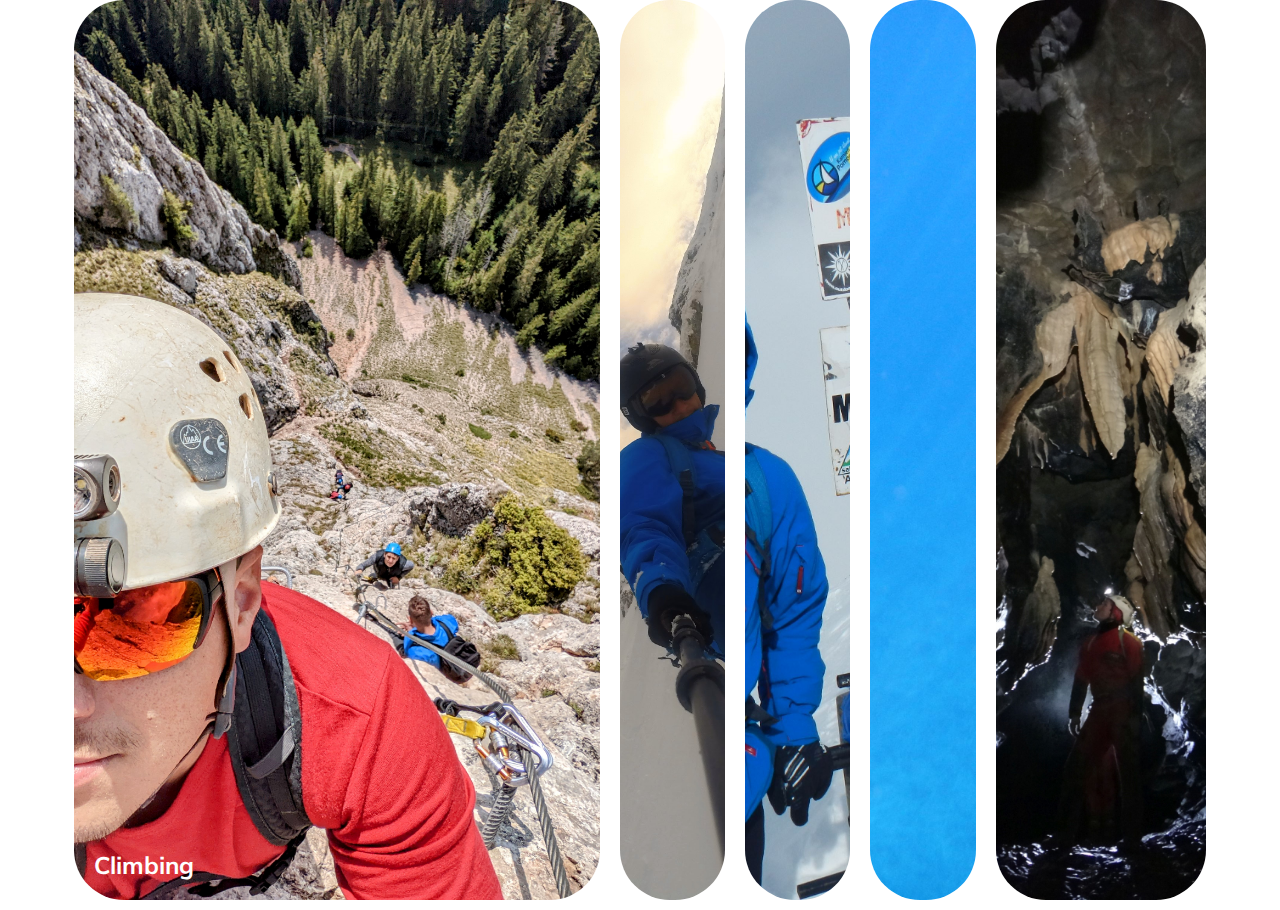
<file: 01.expanding-cards/index.html>
<!DOCTYPE html>
<html lang="en">
  <head>
    <meta charset="UTF-8" />
    <meta http-equiv="X-UA-Compatible" content="IE=edge" />
    <meta name="viewport" content="width=device-width, initial-scale=1.0" />
    <link rel="stylesheet" href="style.css" />
    <title>My First Project</title>
  </head>
  <body>
    <div class="container">
      <div
        class="panel active"
        style="background-image: url('images/climbing.jpg')">
        <h3>Climbing</h3>
      </div>
      <div
        class="panel"
        style="background-image: url('images/snowboarding.jpg')">
        <h3>Snowboarding</h3>
      </div>
      <div class="panel" style="background-image: url('images/hiking.jpg')">
        <h3>Hiking</h3>
      </div>
      <div class="panel" style="background-image: url('images/freediving.jpg')">
        <h3>Freediving</h3>
      </div>
      <div class="panel" style="background-image: url('images/caving.jpg')">
        <h3>Caving</h3>
      </div>
    </div>
    <script src="script.js"></script>
  </body>
</html>
</file>
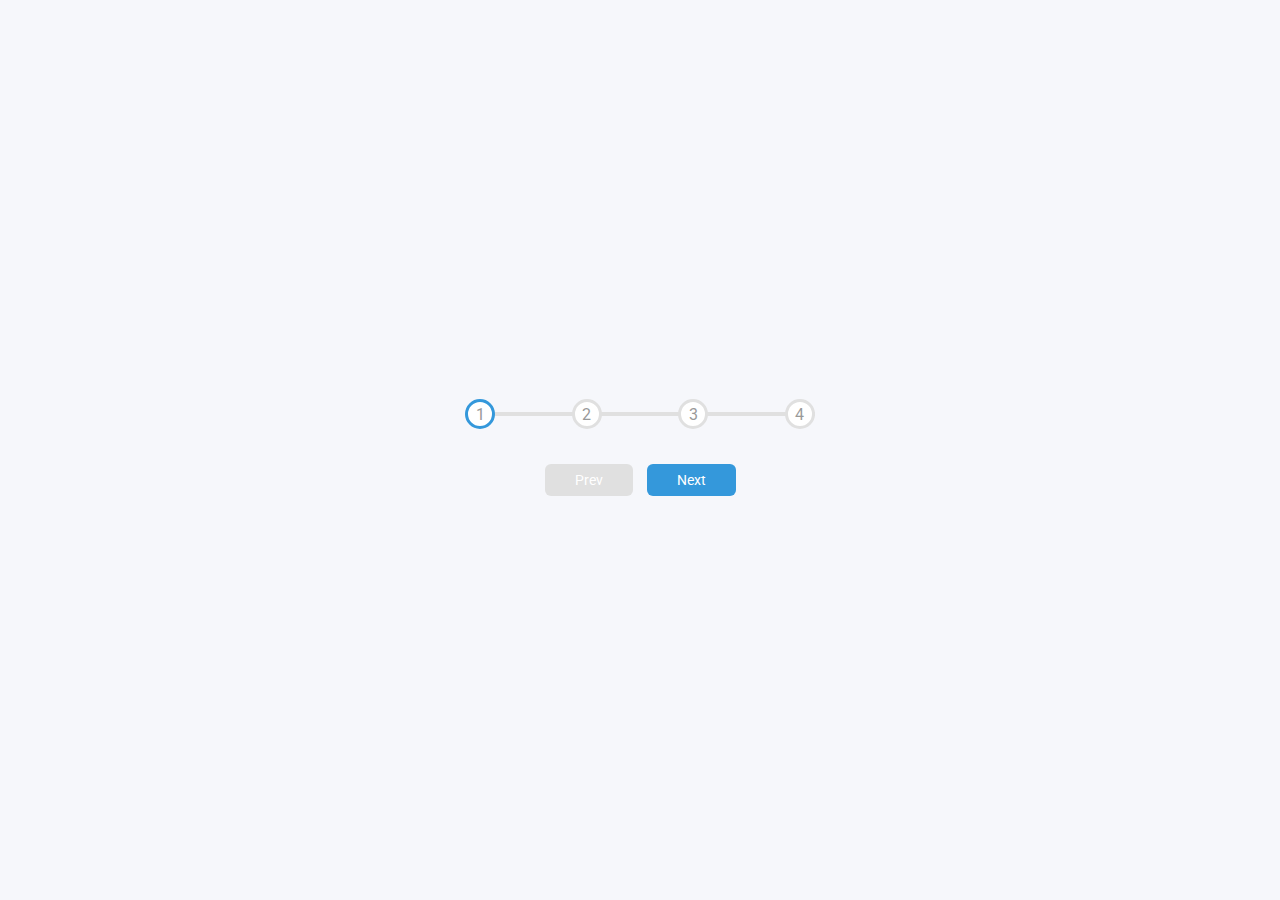
<file: 02.progress-steps/index.html>
<!DOCTYPE html>
<html lang="en">
   <head>
      <meta charset="UTF-8" />
      <meta http-equiv="X-UA-Compatible" content="IE=edge" />
      <meta name="viewport" content="width=device-width, initial-scale=1.0" />
      <!-- <link
      rel="stylesheet"
      href="https://cdnjs.cloudflare.com/ajax/libs/font-awesome/6.2.1/css/all.min.css"
      integrity="sha512-MV7K8+y+gLIBoVD59lQIYicR65iaqukzvf/nwasF0nqhPay5w/9lJmVM2hMDcnK1OnMGCdVK+iQrJ7lzPJQd1w=="
      crossorigin="anonymous"
      referrerpolicy="no-referrer" /> -->
      <link rel="stylesheet" href="style.css" />
      <title>Progress Steps</title>
   </head>
   <body>
      <div class="container">
         <div class="progress-container">
            <div class="progress" id="progress"></div>
            <div class="circle active">1</div>
            <div class="circle">2</div>
            <div class="circle">3</div>
            <div class="circle">4</div>
         </div>
         <button class="btn" id="prev" disabled>Prev</button>
         <button class="btn" id="next">Next</button>
      </div>
      <script src="script.js"></script>
   </body>
</html>
</file>
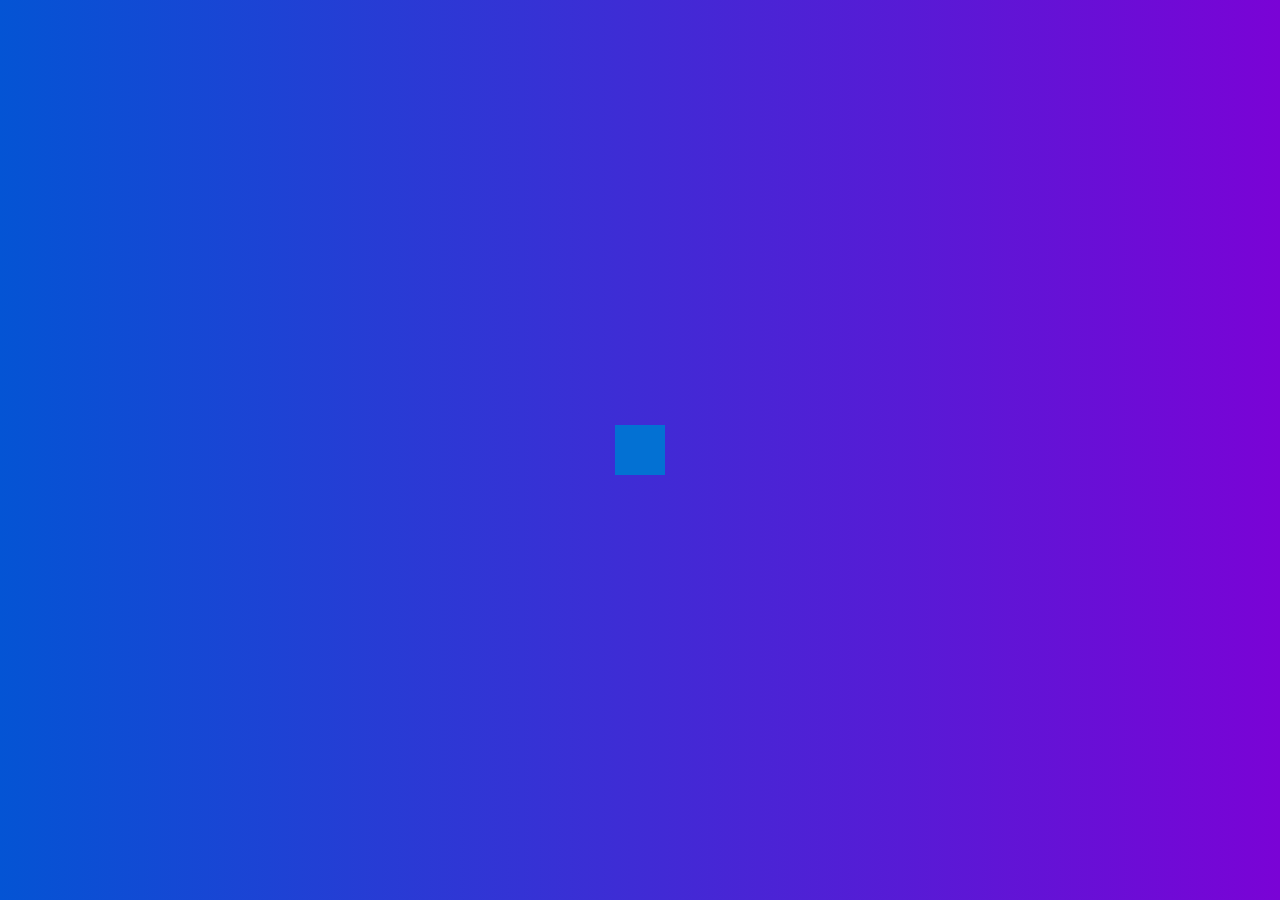
<file: 04.hidden-search/index.html>
<!DOCTYPE html>
<html lang="en">
   <head>
      <meta charset="UTF-8" />
      <meta name="viewport" content="width=device-width, initial-scale=1.0" />
      <link
         rel="stylesheet"
         href="https://cdnjs.cloudflare.com/ajax/libs/font-awesome/5.14.0/css/all.min.css"
         integrity="sha512-1PKOgIY59xJ8Co8+NE6FZ+LOAZKjy+KY8iq0G4B3CyeY6wYHN3yt9PW0XpSriVlkMXe40PTKnXrLnZ9+fkDaog=="
         crossorigin="anonymous" />
      <link rel="stylesheet" href="style.css" />
      <title>Hidden Search</title>
   </head>
   <body>
      <div class="search">
         <input type="text" class="input" placeholder="Search..." />
         <button class="btn">
            <i class="fas fa-search"></i>
         </button>
      </div>
      <script src="script.js"></script>
   </body>
</html>
</file>
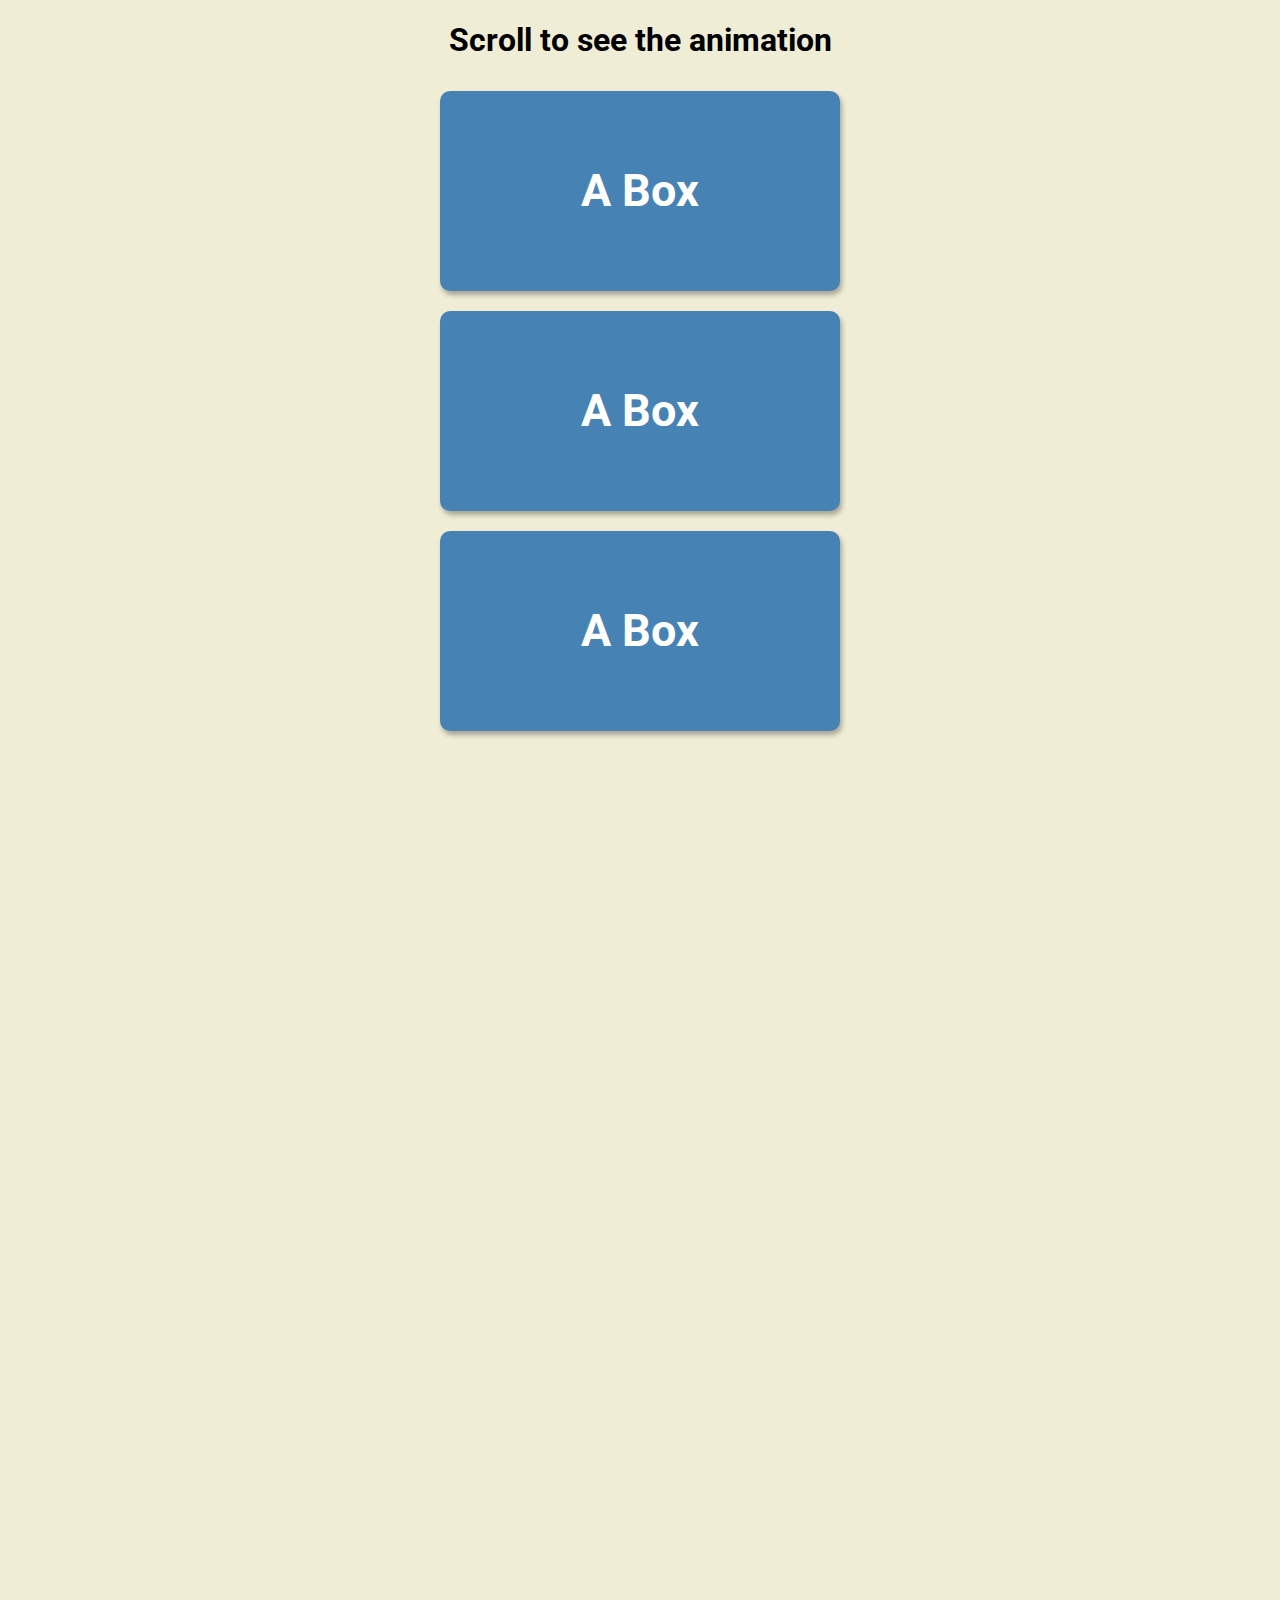
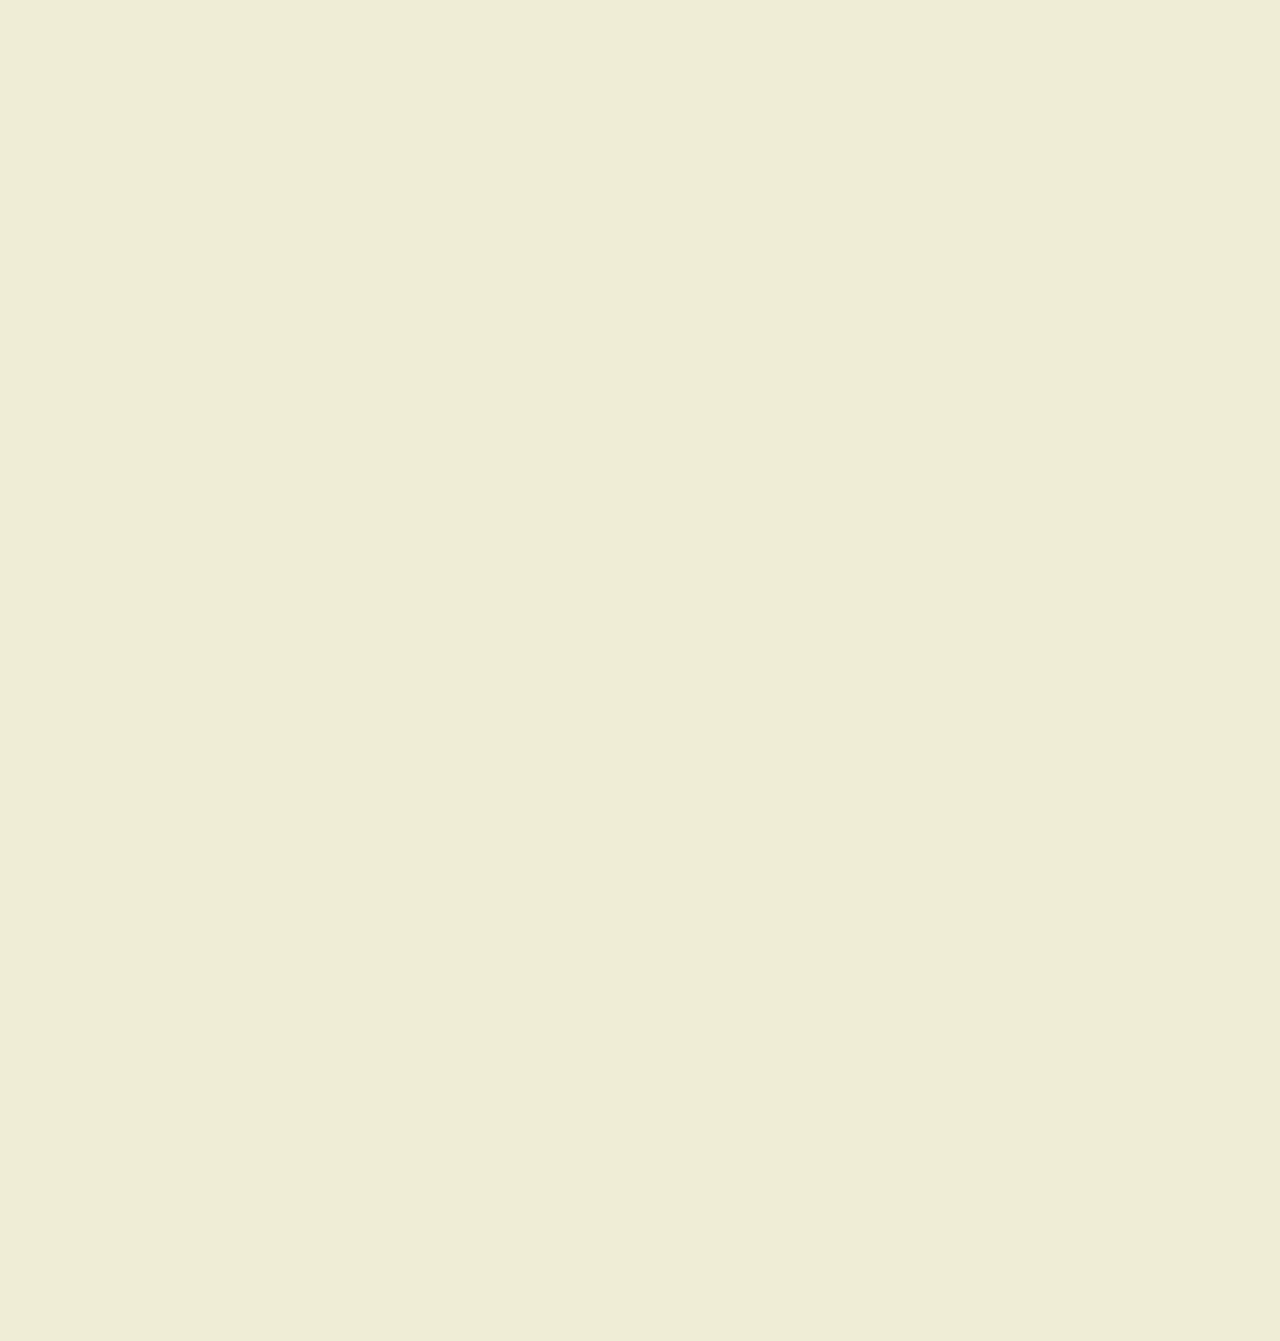
<file: 06.scroll-animation/index.html>
<!DOCTYPE html>
<html lang="en">
<head>
    <meta charset="UTF-8">
    <meta http-equiv="X-UA-Compatible" content="IE=edge">
    <meta name="viewport" content="width=device-width, initial-scale=1.0">
    <title>Scroll Animation</title>
    <link rel="stylesheet" href="./style.css">
</head>
<body>
    <h1>Scroll to see the animation</h1>
    <div class="box"><h2>A Box</h2></div>
    <div class="box"><h2>A Box</h2></div>
    <div class="box"><h2>A Box</h2></div>
    <div class="box"><h2>A Box</h2></div>
    <div class="box"><h2>A Box</h2></div>
    <div class="box"><h2>A Box</h2></div>
    <div class="box"><h2>A Box</h2></div>
    <div class="box"><h2>A Box</h2></div>
    <div class="box"><h2>A Box</h2></div>
    <div class="box"><h2>A Box</h2></div>
    <div class="box"><h2>A Box</h2></div>
    <div class="box"><h2>A Box</h2></div>
    <div class="box"><h2>A Box</h2></div>
    <script src="./script.js"></script>
</body>
</html>
</file>
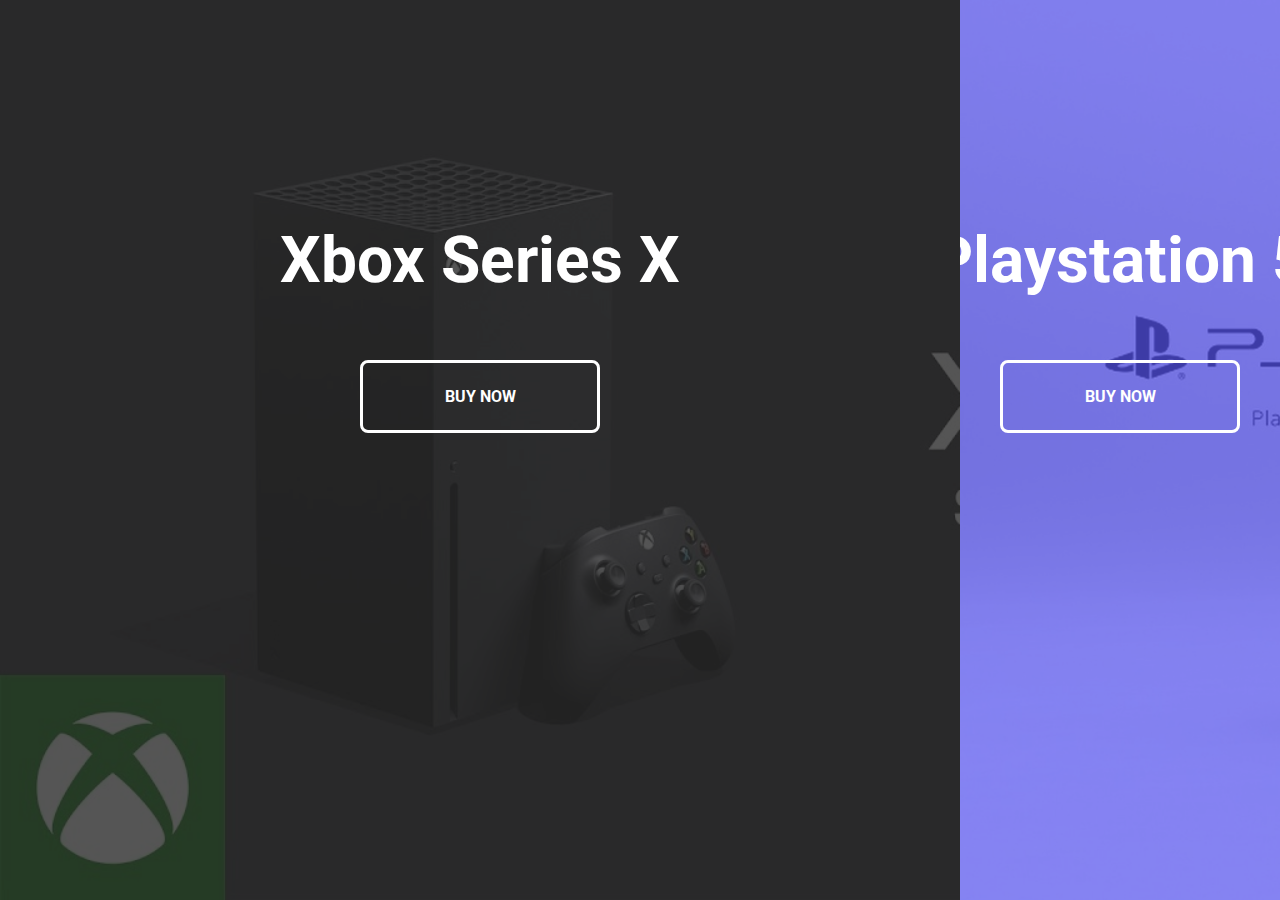
<file: 07.split-landing-pages/index.html>
<!DOCTYPE html>
<html lang="en">
   <head>
      <meta charset="UTF-8" />
      <meta http-equiv="X-UA-Compatible" content="IE=edge" />
      <meta name="viewport" content="width=device-width, initial-scale=1.0" />
      <title>Split Landing Pager</title>
      <link rel="stylesheet" href="./style.css" />
   </head>
   <body>
      <div class="container hover-left">
        <div class="split left">
          <h1>Xbox Series X</h1>  
          <a href="https://www.emag.ro/console-hardware/brand/microsoft/filter/platforma-f7609,xbox-series-x-v-9232347/c?ref=lst_leftbar_7609_-9232347" class="btn">Buy Now</a>
        </div>
        <div class="split right">
            <h1>Playstation 5</h1>  
            <a href="https://www.emag.ro/console-hardware/brand/sony/filter/platforma-f7609,playstation-5-digital-edition-v-9229766/platforma-f7609,playstation-5-v-9229668/c?ref=lst_leftbar_7609_-9229766" class="btn">Buy Now</a>
          </div>
      </div>

      <script src="./script.js"></script>
   </body>
</html>
</file>
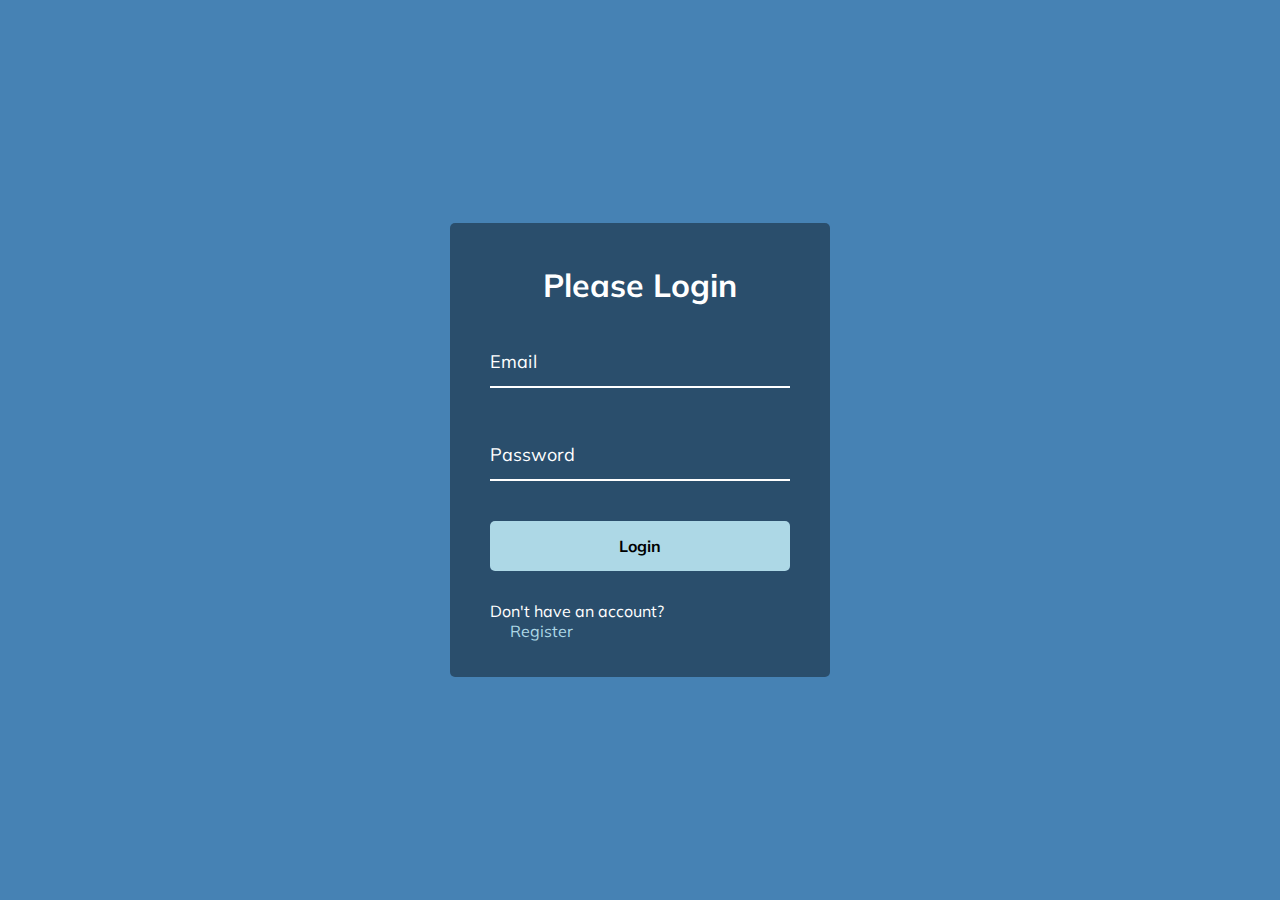
<file: 08.form-input-wave/index.html>
<!DOCTYPE html>
<html lang="en">
<head>
    <meta charset="UTF-8">
    <meta http-equiv="X-UA-Compatible" content="IE=edge">
    <meta name="viewport" content="width=device-width, initial-scale=1.0">
    <title>Form Input Wave</title>
    <link rel="stylesheet" href="style.css">
</head>
<body>
    <div class="container">
        <h1>Please Login</h1>
        <form>
            <div class="form-control">
                <input type="text" required>
                <label>Email</label>
        </div>
        <form>
            <div class="form-control">
                <input type="password" required>
                <label>Password</label>
        </div>
        <button class="btn">Login</button>

        <p class="text">Don't have an account? <br><a href="#">Register</a> </p>
        </form>
    </div>

    <script src="script.js"></script>
</body>
</html>


<!-- <label>
            <span style="transition-delay: 0ms">E</span>
              <span style="transition-delay: 50ms">m</span>
              <span style="transition-delay: 100ms">a</span>
              <span style="transition-delay: 150ms">i</span>
              <span style="transition-delay: 200ms">l</span>
        </label> -->
</file>
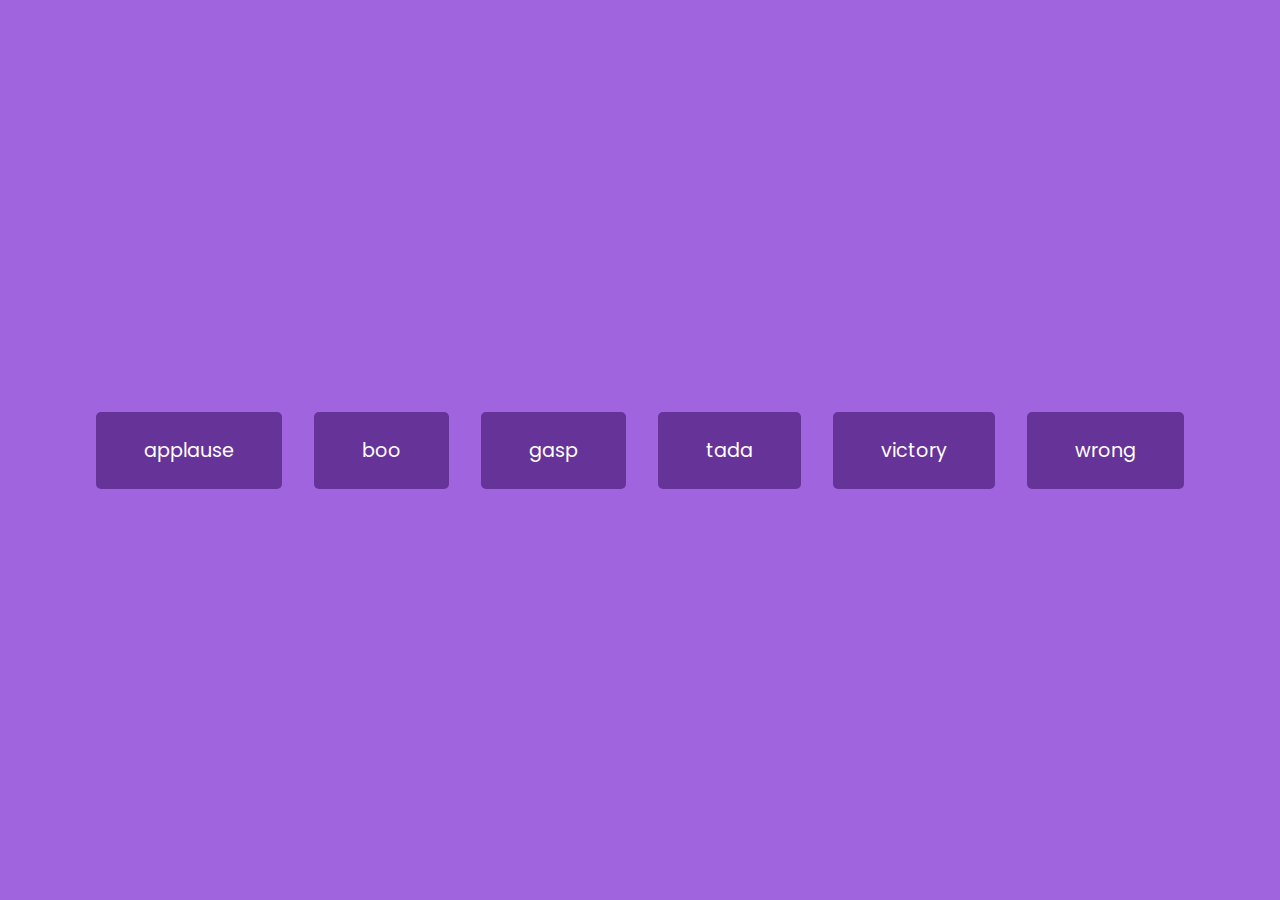
<file: 09.sound-board/index.html>
<!DOCTYPE html>
<html lang="en">
<head>
    <meta charset="UTF-8">
    <meta http-equiv="X-UA-Compatible" content="IE=edge">
    <meta name="viewport" content="width=device-width, initial-scale=1.0">
    <title>Sound Board</title>
    <link rel="stylesheet" href="style.css">
</head>
<body>
    <audio id="applause" src="sounds/applause.mp3"></audio>
    <audio id="boo" src="sounds/boo.mp3"></audio>
    <audio id="gasp" src="sounds/gasp.mp3"></audio>
    <audio id="tada" src="sounds/tada.mp3"></audio>
    <audio id="victory" src="sounds/victory.mp3"></audio>
    <audio id="wrong" src="sounds/wrong.mp3"></audio>

    <div id="buttons"></div>

    <script src="script.js"></script>
</body>
</html>
</file>
<file: 01.expanding-cards/style.css>
@import url('https://fonts.googleapis.com/css?family=Muli&display=swap');

* {
  box-sizing: border-box;
}

body {
  font-family: 'Muli', sans-serif;
  display: flex;
  align-items: center;
  justify-content: center;
  height: 100vh;
  overflow: hidden;
  margin: 0;
}

.container {
  display: flex;
  width: 90vw;
}

.panel {
  background-size: cover;
  background-position: center;
  background-repeat: no-repeat;
  height: 100vh;
  border-radius: 50px;
  color: #fff;
  cursor: pointer;
  flex: 1;
  margin: 10px;
  position: relative;
  transition: flex 0.7s ease-in;
}

.panel h3 {
  font-size: 24px;
  position: absolute;
  bottom: 20px;
  left: 20px;
  margin: 0;
  opacity: 0;
}

.panel.active {
  flex: 5;
}

.panel.active h3 {
  opacity: 1;
  transition: opacity 0.3s ease-in 0.4s;
}

@media (max-width: 500px) {
  .container {
    width: 100vw;
  }

  .panel:nth-of-type(4),
  .panel:nth-of-type(5) {
    display: none;
  }
}

.panel:nth-of-type(5) {
  flex: 2;
}
</file>
<file: 02.progress-steps/style.css>
@import url('https://fonts.googleapis.com/css2?family=Roboto:wght@400;700&display=swap');

:root {
   --line-border-fill: #3498db;
   --line-border-empty: #e0e0e0;
}

* {
   box-sizing: border-box;
}

body {
   background-color: #f6f7fb;
   font-family: 'Roboto', sans-serif;
   display: flex;
   align-items: center;
   justify-content: center;
   height: 100vh;
   overflow: hidden;
   margin: 0;
}

.container {
   text-align: center;
}

.progress-container {
   display: flex;
   justify-content: space-between;
   position: relative;
   margin-bottom: 30px;
   max-width: 100%;
   width: 350px;
}

.progress-container::before {
   content: '';
   background-color: var(--line-border-empty);
   position: absolute;
   top: 50%;
   left: 0;
   transform: translateY(-50%);
   height: 4px;
   width: 100%;
   z-index: -1;
}

.progress {
   background-color: var(--line-border-fill);
   position: absolute;
   top: 50%;
   left: 0;
   transform: translateY(-50%);
   height: 4px;
   width: 0%;
   z-index: -1;
   transition: 0.4s ease;
}

.circle {
   background-color: #fff;
   color: #999;
   border-radius: 50%;
   height: 30px;
   width: 30px;
   display: flex;
   align-items: center;
   justify-content: center;
   border: 3px solid var(--line-border-empty);
   transition: 0.4s ease;
}

.circle.active {
   border-color: var(--line-border-fill);
}

.btn {
   background-color: var(--line-border-fill);
   color: #fff;
   border: 0;
   border-radius: 6px;
   cursor: pointer;
   font-family: inherit;
   padding: 8px 30px;
   margin: 5px;
   font-size: 14px;
}

.btn:active {
   transform: scale(0.98);
}

.btn:focus {
   outline: 0;
}

.btn:disabled {
   background-color: var(--line-border-empty);
   cursor: not-allowed;
}
</file>
<file: 04.hidden-search/style.css>
@import url('https://fonts.googleapis.com/css2?family=Roboto:wght@400;700&display=swap');

* {
   box-sizing: border-box;
}

body {
   background-image: linear-gradient(90deg, #0454D4, #7A03D6);
   font-family: 'Roboto', sans-serif;
   display: flex;
   align-items: center;
   justify-content: center;
   height: 100vh;
   overflow: hidden;
   margin: 0;
}

.search {
   position: relative;
   height: 50px;
}

.search .input {
   background-color: #0371D3;
   border: 0;
   font-size: 18px;
   padding: 15px;
   height: 50px;
   width: 50px;
   transition: width 0.3s ease;
}

.btn {
    background-color: #0371D3;
    border: 0;
    cursor: pointer;
    font-size: 24px;
    position: absolute;
    top: 0;
    left: 0;
    height: 50px;
    width: 50px;
    transition: transform 0.3s ease;
}

.btn:focus, .input:focus {
    outline: none;
}

.search.active .input {
    width: 200px;
}

.search.active .btn {
    transform: translateX(198px);
}

::placeholder {
    color: #65ff36;
}
</file>
<file: 06.scroll-animation/style.css>
@import url('https://fonts.googleapis.com/css2?family=Roboto:wght@400;700&display=swap');

* {
  box-sizing: border-box;
}

body {
  background-color: #efedd6;
  font-family: 'Roboto', sans-serif;
  display: flex;
  flex-direction: column;
  align-items: center;
  justify-content: center;
  margin: 0;
  overflow-x: hidden;
}

.box {
    background-color: steelblue;
    color: #fff;
    display: flex;
    align-items: center;
    justify-content: center;
    width: 400px;
    height: 200px;
    margin: 10px;
    border-radius: 10px;
    box-shadow: 2px 4px 5px rgba(0, 0, 0, 0.3);
    transform: translateX(400%);
    transition: transform 0.4s ease;

    
}

.box:nth-of-type(even) {
    transform: translateX(-400%);
}

.box.show {
    transform : translateX(0)
}

.box h2 {
    font-size: 45px;
}
</file>
<file: 07.split-landing-pages/style.css>
@import url('https://fonts.googleapis.com/css2?family=Roboto:wght@400;700&display=swap');

 :root {
    --right-bg-color: rgba(87, 84, 236, 0.7);
    --left-bg-color: rgba(43, 43, 43, 0.8);
    --left-btn-hover-color : rgba(28, 122, 28, 1);
    --right-btn-hover-color : rgba(87, 84, 236, 1);
    --hover-width: 75%;
    --other-width: 25%;
    --speed: 1000ms;
 }



* {
    box-sizing: border-box;
}

body {
    font-family: 'Roboto', sans-serif;
    height: 100vh;
    overflow: hidden;
    margin: 0;
}

h1 {
    font-size: 4rem;
    color: #fff;
    position: absolute;
    left: 50%;
    top: 20%;
    transform: translateX(-50%);
    white-space: nowrap; //orice scrie e pe un singur rand
}

.btn {
    position: absolute;
    display: flex;
    align-items: center;
    justify-content: center;
    left: 50%;
    top: 40%;
    transform: translateX(-50%);
    text-decoration: none;
    color: #fff;
    border: #fff solid 0.2rem;
    border-radius: 0.5rem;
    font-size: 1rem;
    font-weight: bold;
    text-transform: uppercase;
    width: 15rem;
    padding: 1.5rem;

}

.split.left .btn:hover {
    background-color: var(--left-btn-hover-color);
    border-color: var(--left-btn-hover-color);
}

.split.right .btn:hover {
    background-color: var(--right-btn-hover-color);
    border-color: var(--right-btn-hover-color);
}


.container {
    position: relative;
    width: 100%;
    height: 100%;
    background-color: #333;
}
.split {
    position: absolute;
    width: 50%;
    height: 100%;
    overflow: hidden;
}

.split.left {
    left: 0;
    background-image: url('xbox.jpg');
    background-repeat: no-repeat;
    background-size: cover;
}

.split.left::before {
    content: '';
    position: absolute;
    width: 100%;
    height: 100%;
    background-color: var(--left-bg-color);
}

.split.right {
    right: 0;
    background-image: url('ps.jpg');
    background-repeat: no-repeat;
    background-size: cover;
}

.split.right::before {
    content: '';
    position: absolute;
    width: 100%;
    height: 100%;
    background-color: var(--right-bg-color);
}

.split.right, .split.left, .split.right::before, .split.left::before {
    transition: all var(--speed) ease-in-out;
}

.hover-left .left {
    width: var(--hover-width);
}

.hover-left .right {
    width: var(--other-width);
}

.hover-right .right {
    width: var(--hover-width);
}

.hover-right .left {
    width: var(--other-width);
}

@media (max-width: 800px) {
    h1 {
        font-size: 2rem;
        top: 30%;
    }

    .btn {
        padding: 1.2rem;
        width: 12rem;
    }
}

@media (max-height: 600px) {
    h1 {
        top: 10%;
    }

    .btn {
        top: 50%;
    }
}
</file>
<file: 08.form-input-wave/style.css>
@import url('https://fonts.googleapis.com/css?family=Muli&display=swap');

* {
  box-sizing: border-box;
}

body {
    background-color: steelblue;
    color: #fff;
    font-family: 'Muli', sans-serif;
    display: flex;
    flex-direction: column;
    align-items: center;
    justify-content: center;
    height: 100vh;
    overflow: hidden;
    margin: 0;
  }

  .container {
    background-color: rgba(0, 0, 0, 0.4);
    padding: 20px 40px;
    border-radius: 5px;
  }

  .container h1 {
    text-align: center;
    margin-bottom: 30px;
  }

  .container a{
    text-decoration: none;
    color: lightblue;
    margin-left: 20px;
  }

  .btn {
    cursor: pointer;
    display: inline-block;
    width: 100%;
    background-color: lightblue;
    padding: 15px;
    font-family: inherit;
    font-size: 16px;
    font-weight: bold;
    border: 0;
    border-radius: 5px;
  }

  .btn:focus {
    outline: 0;
  }

  .btn:active {
    transform: scale(0.98);
  }

.text {
    margin-top: 30px;
}


  .form-control {
    position: relative;
    margin: 20px 0 40px;
    width: 300px;
  }

.form-control input {
    background-color: transparent;
    border: 0;
    border-bottom: 2px #fff solid;
    display: block;
    width: 100%;
    padding: 15px 0;
    font-size: 18px;
    color: white;
}

.form-control input:focus, .form-control input:valid {
    outline: 0;
    border-bottom-color: lightblue;
}

.form-control label {
    position: absolute;
    top: 15px;
    left: 0;
}

.form-control label span {
    display: inline-block;
    font-size: 18px;
    min-width: 5px;
    transition: 0.3s cubic-bezier(0.68, -0.55, 0.265, 1.55);
}

.form-control input:focus + label span,
.form-control input:valid + label span {
    color: lightblue;
    transform: translateY(-30px);
}
</file>
<file: 09.sound-board/style.css>
@import url('https://fonts.googleapis.com/css2?family=Poppins:wght@200;400&display=swap');

* {
  box-sizing: border-box;
}


body {
    background-color: rgb(161, 100, 223);
    font-family: 'Poppins', sans-serif;
    display: flex;
    flex-wrap: wrap;
    align-items: center;
    justify-content: center;
    text-align: center;
    height: 100vh;
    overflow: hidden;
    margin: 0;
}

.btn {
    background-color: rebeccapurple;
    border-radius: 5px;
    border: none;
    color: #fff;
    margin: 1rem;
    padding: 1.5rem 3rem;
    font-size: 1.2rem;
    font-family: inherit;
    cursor: pointer;
}

.btn:hover {
    opacity: 0.9;
}

.btn:focus {
    outline: none;
}
</file>
